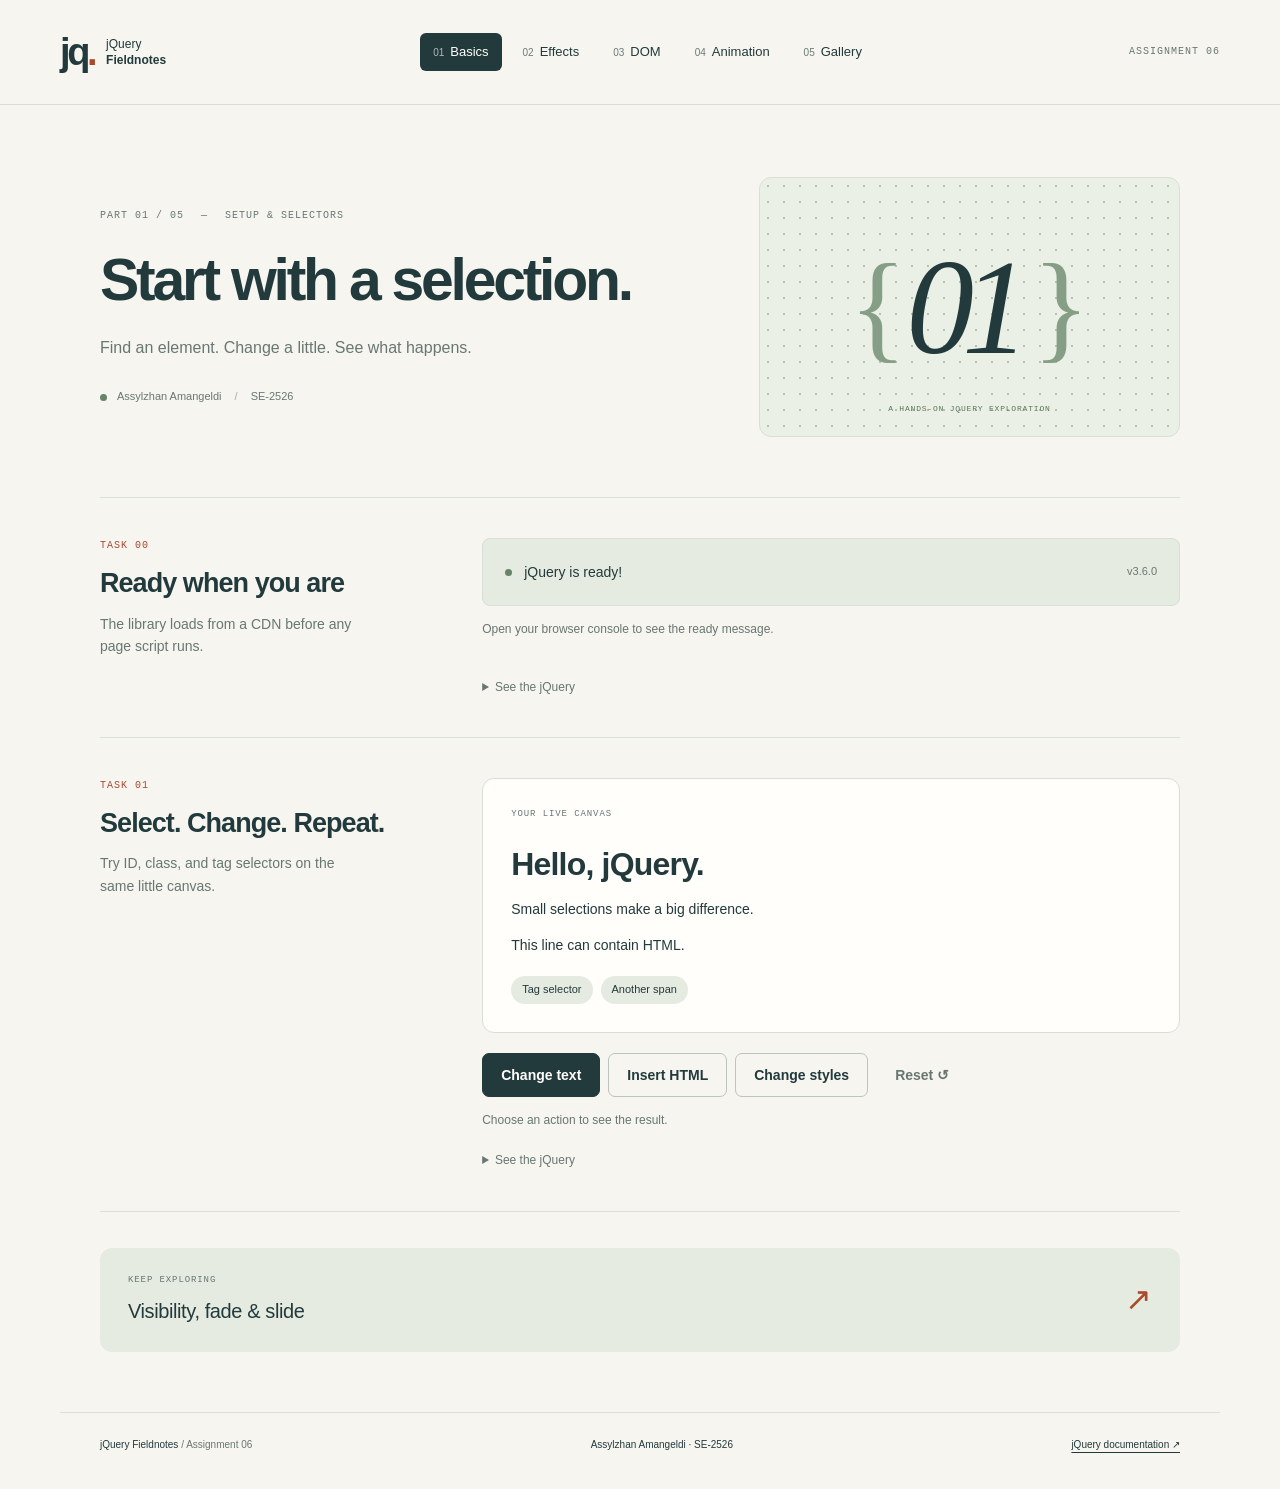
<file: index.html>
<!doctype html>
<html lang="en">
  <head>
    <meta charset="utf-8" />
    <meta name="viewport" content="width=device-width, initial-scale=1" />
    <meta
      name="description"
      content="Assignment 6 by Assylzhan Amangeldi, SE-2526. Interactive jQuery selectors, effects, DOM manipulation, animations and gallery."
    />
    <meta name="theme-color" content="#f6f5f0" />
    <title>Basics · jQuery Fieldnotes</title>
    <link rel="icon" href="assets/favicon.svg" type="image/svg+xml" />
    <link rel="stylesheet" href="assets/css/styles.css" />
    <script
      defer
      src="https://code.jquery.com/jquery-3.7.1.min.js"
      integrity="sha256-/JqT3SQfawRcv/BIHPThkBvs0OEvtFFmqPF/lYI/Cxo="
      crossorigin="anonymous"
    ></script>
    <script defer src="assets/js/common.js"></script>
    <script defer src="assets/js/basics.js"></script>
  </head>
  <body>
    <a class="skip-link" href="#main">Skip to content</a>
    <header class="site-header">
      <div class="header-inner">
        <a class="brand" href="index.html" aria-label="jQuery Fieldnotes home"
          ><span class="brand-mark">jq<span>.</span></span
          ><span>jQuery<br /><strong>Fieldnotes</strong></span></a
        >
        <nav aria-label="Assignment parts">
          <a href="index.html" aria-current="page"><span>01</span>Basics</a
          ><a href="effects.html"><span>02</span>Effects</a
          ><a href="dom.html"><span>03</span>DOM</a
          ><a href="animations.html"><span>04</span>Animation</a
          ><a href="gallery.html"><span>05</span>Gallery</a>
        </nav>
        <span class="assignment-label">ASSIGNMENT 06</span>
      </div>
    </header>
    <main id="main">
      <section class="hero">
        <div>
          <p class="eyebrow">
            PART 01 / 05 <span class="eyebrow-divider">—</span> Setup &
            selectors
          </p>
          <h1>Start with a selection.</h1>
          <p class="hero-copy">
            Find an element. Change a little. See what happens.
          </p>
          <div class="student-line">
            <span class="student-dot"></span>Assylzhan Amangeldi<span
              class="student-divider"
              >/</span
            >SE-2526
          </div>
        </div>
        <div class="hero-visual" aria-hidden="true">
          <span class="hero-bracket">{ </span><span class="hero-number">01</span
          ><span class="hero-bracket"> }</span
          ><span class="hero-visual-caption"
            >A HANDS-ON JQUERY EXPLORATION</span
          >
        </div>
      </section>
      <div id="library-error" class="library-error" role="alert" hidden>
        jQuery could not load. Check your internet connection and reload the
        page.
      </div>
      <noscript
        ><p class="library-error">
          Enable JavaScript to use these interactive examples.
        </p></noscript
      >
      <div class="experiments">
        <section class="experiment" aria-labelledby="task-0">
          <div class="experiment-heading">
            <span class="task-number">TASK 00</span>
            <h2 id="task-0">Ready when you are</h2>
            <p>The library loads from a CDN before any page script runs.</p>
          </div>
          <div class="demo">
            <div class="ready-line">
              <span class="status-dot"></span
              ><strong id="ready-status" role="status">Loading jQuery…</strong
              ><span class="version" id="jquery-version"></span>
            </div>
            <p class="muted">
              Open your browser console to see the ready message.
            </p>
          </div>
          <details class="code-note">
            <summary>See the jQuery</summary>
            <pre><code>$(document).ready(function () {
  console.log(&quot;jQuery is ready!&quot;);
});</code></pre>
          </details>
        </section>
        <section class="experiment" aria-labelledby="task-1">
          <div class="experiment-heading">
            <span class="task-number">TASK 01</span>
            <h2 id="task-1">Select. Change. Repeat.</h2>
            <p>Try ID, class, and tag selectors on the same little canvas.</p>
          </div>
          <div class="demo">
            <div class="selector-canvas">
              <p class="eyebrow">YOUR LIVE CANVAS</p>
              <h3 id="selector-title">Hello, jQuery.</h3>
              <p class="selector-copy">
                Small selections make a big difference.
              </p>
              <div id="selector-html">This line can contain HTML.</div>
              <div class="tag-demo">
                <span>Tag selector</span><span>Another span</span>
              </div>
            </div>
            <div class="controls">
              <button id="change-text">Change text</button
              ><button id="change-html" class="secondary">Insert HTML</button
              ><button id="change-style" class="secondary">Change styles</button
              ><button id="reset-selectors" class="text-button">Reset ↺</button>
            </div>
            <p id="selector-feedback" class="feedback" role="status">
              Choose an action to see the result.
            </p>
          </div>
          <details class="code-note">
            <summary>See the jQuery</summary>
            <pre><code>$(&quot;#selector-title&quot;).text(&quot;Selected by ID.&quot;);
$(&quot;.selector-copy&quot;).css(&quot;color&quot;, &quot;#aa492c&quot;);
$(&quot;.tag-demo&quot;).find(&quot;span&quot;).css(&quot;background-color&quot;, &quot;#f4ded4&quot;);
$(&quot;#selector-html&quot;).html(&quot;A little &lt;strong&gt;extra emphasis.&lt;/strong&gt;&quot;);</code></pre>
          </details>
        </section>
      </div>
      <a class="next-part" href="effects.html"
        ><span
          ><span class="eyebrow">KEEP EXPLORING</span
          ><strong>Visibility, fade & slide</strong></span
        ><span aria-hidden="true">↗</span></a
      >
    </main>
    <footer class="site-footer">
      <span>jQuery Fieldnotes <span class="muted">/ Assignment 06</span></span
      ><span>Assylzhan Amangeldi · SE-2526</span
      ><a
        href="https://api.jquery.com/"
        target="_blank"
        rel="noopener noreferrer"
        >jQuery documentation ↗</a
      >
    </footer>
  </body>
</html>
</file>
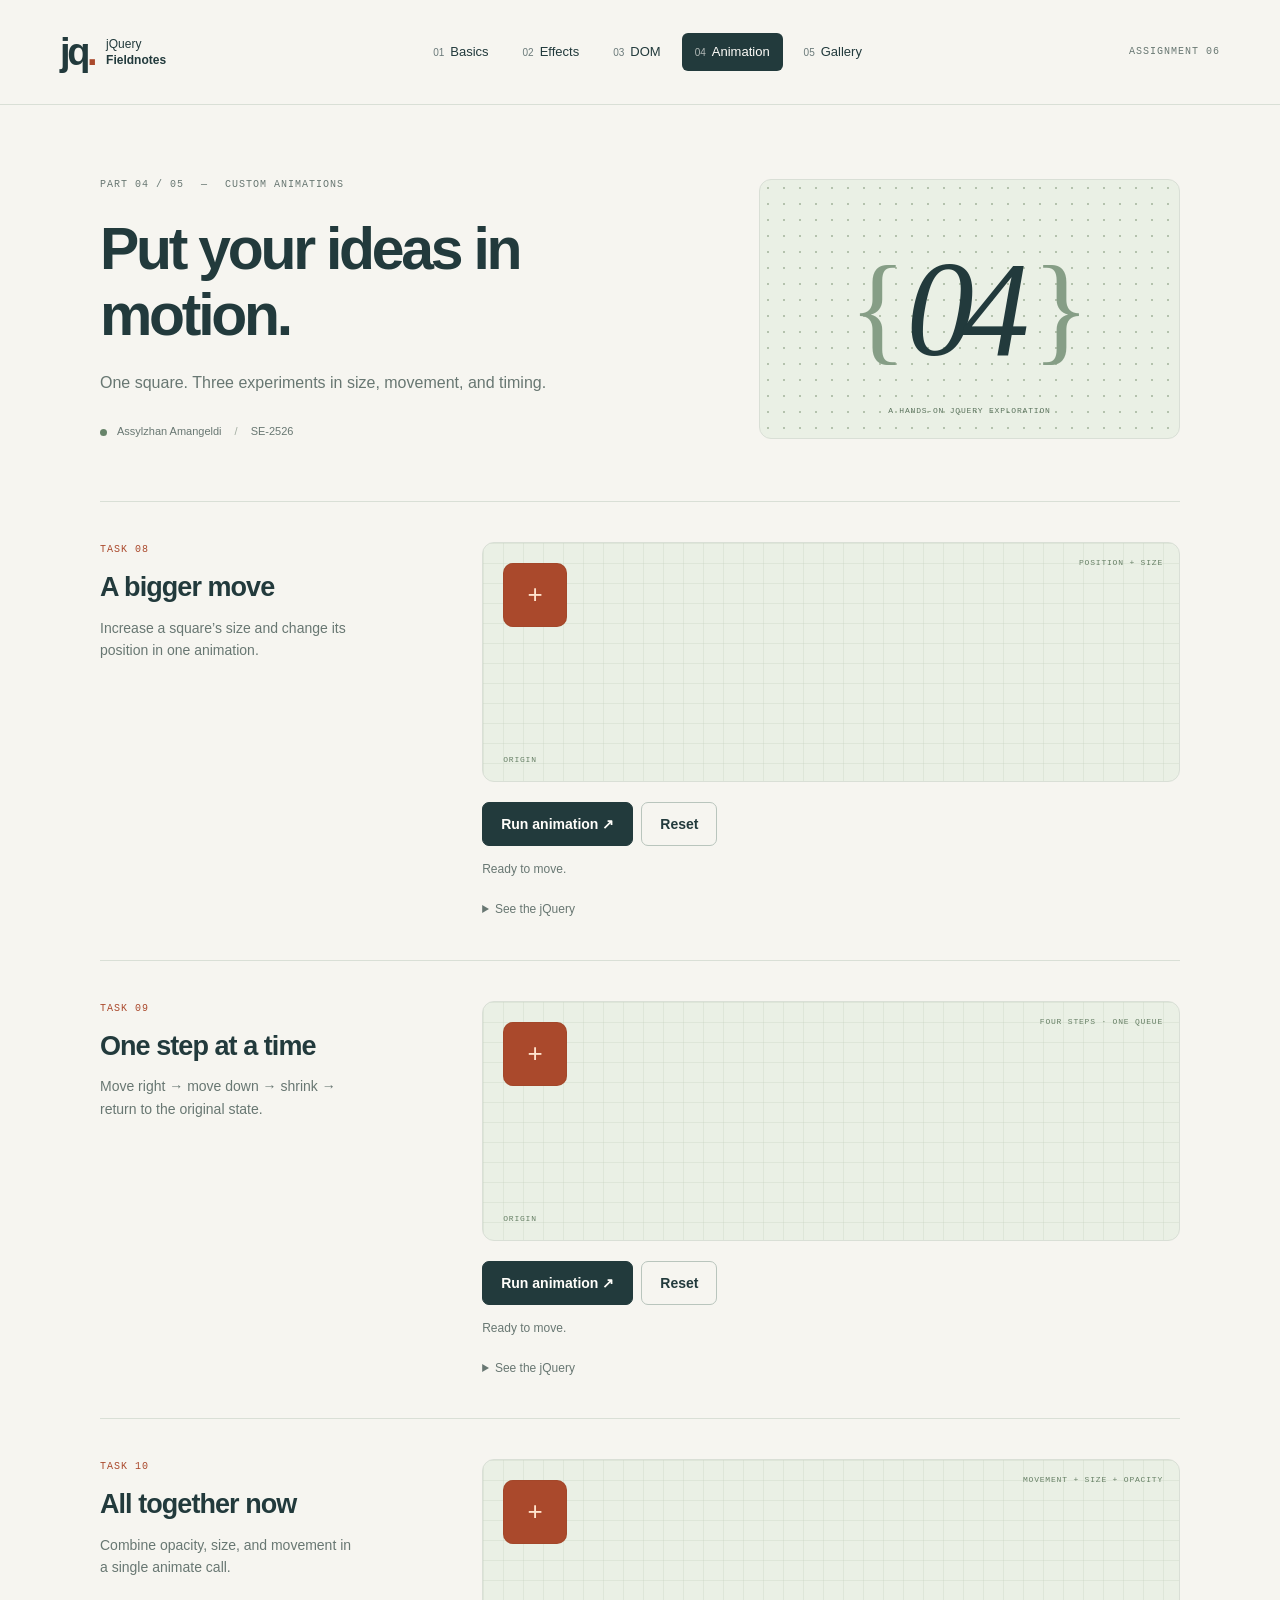
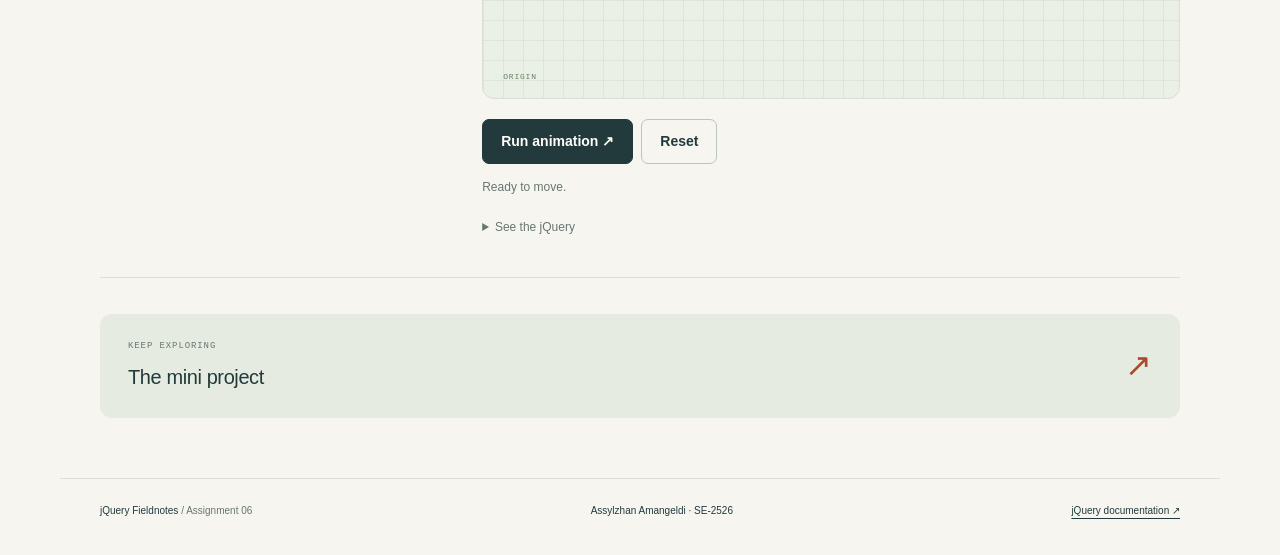
<file: animations.html>
<!doctype html>
<html lang="en">
  <head>
    <meta charset="utf-8" />
    <meta name="viewport" content="width=device-width, initial-scale=1" />
    <meta
      name="description"
      content="Assignment 6 by Assylzhan Amangeldi, SE-2526. Interactive jQuery selectors, effects, DOM manipulation, animations and gallery."
    />
    <meta name="theme-color" content="#f6f5f0" />
    <title>Animation · jQuery Fieldnotes</title>
    <link rel="icon" href="assets/favicon.svg" type="image/svg+xml" />
    <link rel="stylesheet" href="assets/css/styles.css" />
    <script
      defer
      src="https://code.jquery.com/jquery-3.7.1.min.js"
      integrity="sha256-/JqT3SQfawRcv/BIHPThkBvs0OEvtFFmqPF/lYI/Cxo="
      crossorigin="anonymous"
    ></script>
    <script defer src="assets/js/common.js"></script>
    <script defer src="assets/js/animations.js"></script>
  </head>
  <body>
    <a class="skip-link" href="#main">Skip to content</a>
    <header class="site-header">
      <div class="header-inner">
        <a class="brand" href="index.html" aria-label="jQuery Fieldnotes home"
          ><span class="brand-mark">jq<span>.</span></span
          ><span>jQuery<br /><strong>Fieldnotes</strong></span></a
        >
        <nav aria-label="Assignment parts">
          <a href="index.html"><span>01</span>Basics</a
          ><a href="effects.html"><span>02</span>Effects</a
          ><a href="dom.html"><span>03</span>DOM</a
          ><a href="animations.html" aria-current="page"
            ><span>04</span>Animation</a
          ><a href="gallery.html"><span>05</span>Gallery</a>
        </nav>
        <span class="assignment-label">ASSIGNMENT 06</span>
      </div>
    </header>
    <main id="main">
      <section class="hero">
        <div>
          <p class="eyebrow">
            PART 04 / 05 <span class="eyebrow-divider">—</span> Custom
            animations
          </p>
          <h1>Put your ideas in motion.</h1>
          <p class="hero-copy">
            One square. Three experiments in size, movement, and timing.
          </p>
          <div class="student-line">
            <span class="student-dot"></span>Assylzhan Amangeldi<span
              class="student-divider"
              >/</span
            >SE-2526
          </div>
        </div>
        <div class="hero-visual" aria-hidden="true">
          <span class="hero-bracket">{ </span><span class="hero-number">04</span
          ><span class="hero-bracket"> }</span
          ><span class="hero-visual-caption"
            >A HANDS-ON JQUERY EXPLORATION</span
          >
        </div>
      </section>
      <div id="library-error" class="library-error" role="alert" hidden>
        jQuery could not load. Check your internet connection and reload the
        page.
      </div>
      <noscript
        ><p class="library-error">
          Enable JavaScript to use these interactive examples.
        </p></noscript
      >
      <div class="experiments">
        <section class="experiment" aria-labelledby="task-8">
          <div class="experiment-heading">
            <span class="task-number">TASK 08</span>
            <h2 id="task-8">A bigger move</h2>
            <p>
              Increase a square’s size and change its position in one animation.
            </p>
          </div>
          <div class="demo">
            <div id="basic-stage" class="animation-stage">
              <span class="stage-label">POSITION + SIZE</span>
              <div
                id="basic-box"
                class="motion-box"
                aria-label="Animated square"
              ></div>
              <span class="stage-origin">ORIGIN</span>
            </div>
            <div class="controls">
              <button id="run-basic">
                Run animation <span aria-hidden="true">↗</span></button
              ><button id="reset-basic" class="secondary">Reset</button>
            </div>
            <p id="basic-status" class="feedback" role="status">
              Ready to move.
            </p>
          </div>
          <details class="code-note">
            <summary>See the jQuery</summary>
            <pre><code>$box.animate({ left: 160, top: 40, width: 112, height: 112 }, 650);</code></pre>
          </details>
        </section>
        <section class="experiment" aria-labelledby="task-9">
          <div class="experiment-heading">
            <span class="task-number">TASK 09</span>
            <h2 id="task-9">One step at a time</h2>
            <p>
              Move right → move down → shrink → return to the original state.
            </p>
          </div>
          <div class="demo">
            <div id="sequence-stage" class="animation-stage">
              <span class="stage-label">FOUR STEPS · ONE QUEUE</span>
              <div
                id="sequence-box"
                class="motion-box"
                aria-label="Animated square"
              ></div>
              <span class="stage-origin">ORIGIN</span>
            </div>
            <div class="controls">
              <button id="run-sequence">
                Run animation <span aria-hidden="true">↗</span></button
              ><button id="reset-sequence" class="secondary">Reset</button>
            </div>
            <p id="sequence-status" class="feedback" role="status">
              Ready to move.
            </p>
          </div>
          <details class="code-note">
            <summary>See the jQuery</summary>
            <pre><code>$box
  .animate({ left: 160 }, 450)
  .animate({ top: 120 }, 450)
  .animate({ width: 36, height: 36 }, 450)
  .animate({ left: 20, top: 20, width: 64, height: 64 }, 450);</code></pre>
          </details>
        </section>
        <section class="experiment" aria-labelledby="task-10">
          <div class="experiment-heading">
            <span class="task-number">TASK 10</span>
            <h2 id="task-10">All together now</h2>
            <p>Combine opacity, size, and movement in a single animate call.</p>
          </div>
          <div class="demo">
            <div id="combined-stage" class="animation-stage">
              <span class="stage-label">MOVEMENT + SIZE + OPACITY</span>
              <div
                id="combined-box"
                class="motion-box"
                aria-label="Animated square"
              ></div>
              <span class="stage-origin">ORIGIN</span>
            </div>
            <div class="controls">
              <button id="run-combined">
                Run animation <span aria-hidden="true">↗</span></button
              ><button id="reset-combined" class="secondary">Reset</button>
            </div>
            <p id="combined-status" class="feedback" role="status">
              Ready to move.
            </p>
          </div>
          <details class="code-note">
            <summary>See the jQuery</summary>
            <pre><code>$box.animate({
  left: 160, top: 80,
  width: 112, height: 112, opacity: 0.4
}, 800);</code></pre>
          </details>
        </section>
      </div>
      <a class="next-part" href="gallery.html"
        ><span
          ><span class="eyebrow">KEEP EXPLORING</span
          ><strong>The mini project</strong></span
        ><span aria-hidden="true">↗</span></a
      >
    </main>
    <footer class="site-footer">
      <span>jQuery Fieldnotes <span class="muted">/ Assignment 06</span></span
      ><span>Assylzhan Amangeldi · SE-2526</span
      ><a
        href="https://api.jquery.com/"
        target="_blank"
        rel="noopener noreferrer"
        >jQuery documentation ↗</a
      >
    </footer>
  </body>
</html>
</file>
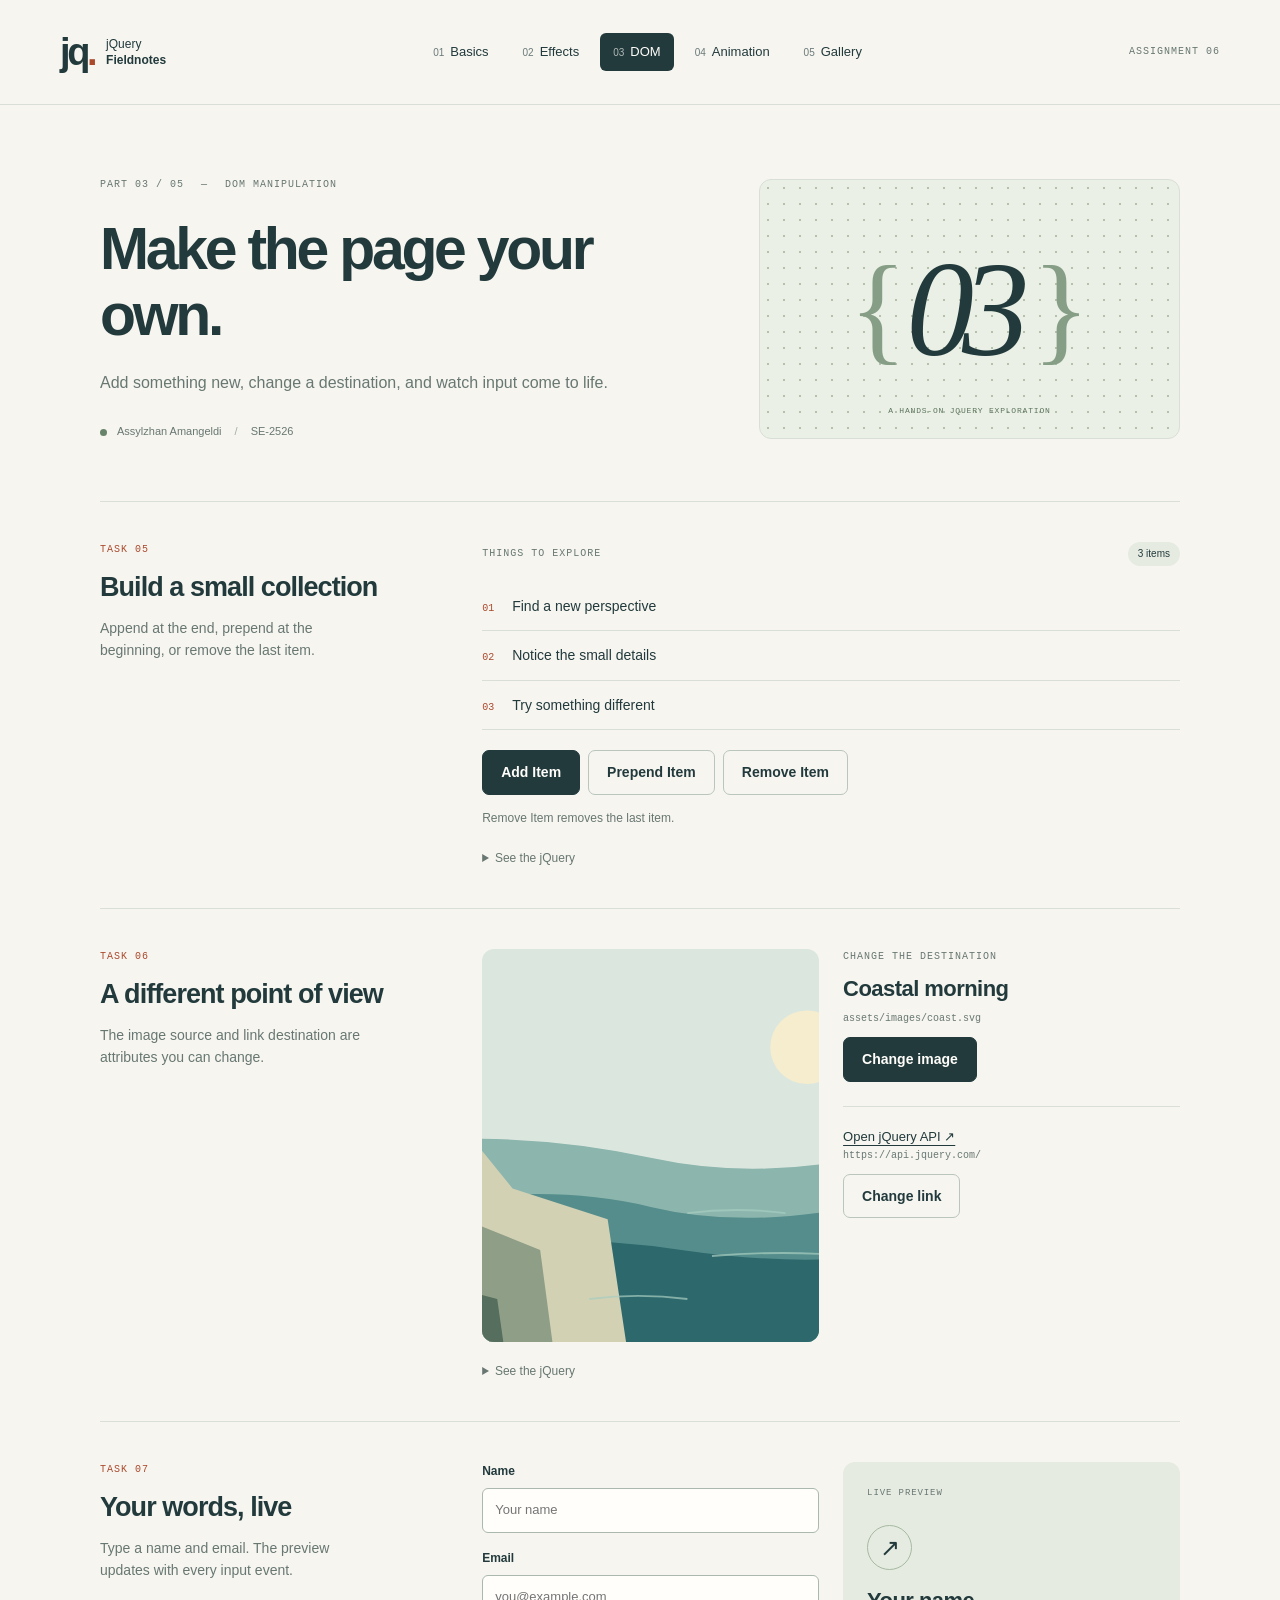
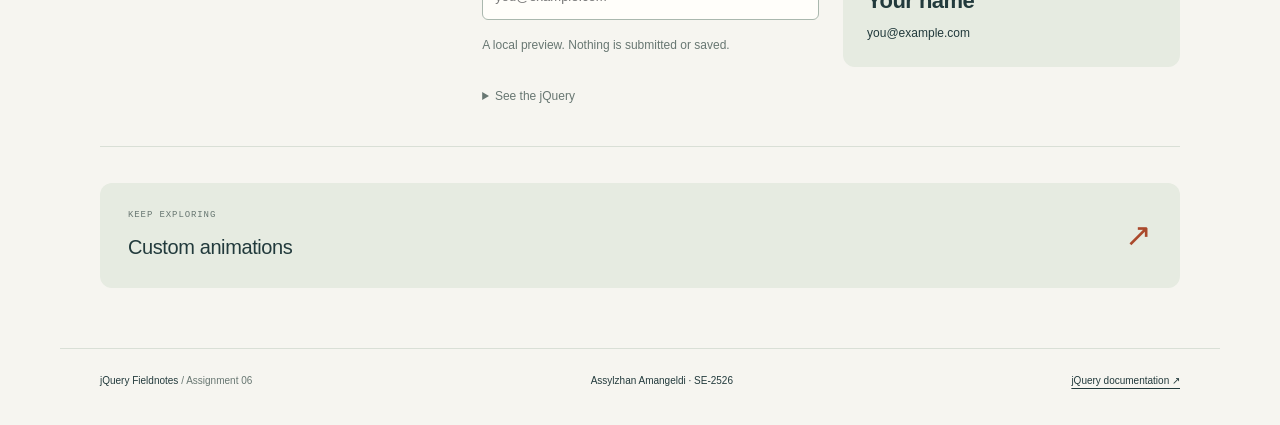
<file: dom.html>
<!doctype html>
<html lang="en">
  <head>
    <meta charset="utf-8" />
    <meta name="viewport" content="width=device-width, initial-scale=1" />
    <meta
      name="description"
      content="Assignment 6 by Assylzhan Amangeldi, SE-2526. Interactive jQuery selectors, effects, DOM manipulation, animations and gallery."
    />
    <meta name="theme-color" content="#f6f5f0" />
    <title>DOM · jQuery Fieldnotes</title>
    <link rel="icon" href="assets/favicon.svg" type="image/svg+xml" />
    <link rel="stylesheet" href="assets/css/styles.css" />
    <script
      defer
      src="https://code.jquery.com/jquery-3.7.1.min.js"
      integrity="sha256-/JqT3SQfawRcv/BIHPThkBvs0OEvtFFmqPF/lYI/Cxo="
      crossorigin="anonymous"
    ></script>
    <script defer src="assets/js/common.js"></script>
    <script defer src="assets/js/dom.js"></script>
  </head>
  <body>
    <a class="skip-link" href="#main">Skip to content</a>
    <header class="site-header">
      <div class="header-inner">
        <a class="brand" href="index.html" aria-label="jQuery Fieldnotes home"
          ><span class="brand-mark">jq<span>.</span></span
          ><span>jQuery<br /><strong>Fieldnotes</strong></span></a
        >
        <nav aria-label="Assignment parts">
          <a href="index.html"><span>01</span>Basics</a
          ><a href="effects.html"><span>02</span>Effects</a
          ><a href="dom.html" aria-current="page"><span>03</span>DOM</a
          ><a href="animations.html"><span>04</span>Animation</a
          ><a href="gallery.html"><span>05</span>Gallery</a>
        </nav>
        <span class="assignment-label">ASSIGNMENT 06</span>
      </div>
    </header>
    <main id="main">
      <section class="hero">
        <div>
          <p class="eyebrow">
            PART 03 / 05 <span class="eyebrow-divider">—</span> DOM manipulation
          </p>
          <h1>Make the page your own.</h1>
          <p class="hero-copy">
            Add something new, change a destination, and watch input come to
            life.
          </p>
          <div class="student-line">
            <span class="student-dot"></span>Assylzhan Amangeldi<span
              class="student-divider"
              >/</span
            >SE-2526
          </div>
        </div>
        <div class="hero-visual" aria-hidden="true">
          <span class="hero-bracket">{ </span><span class="hero-number">03</span
          ><span class="hero-bracket"> }</span
          ><span class="hero-visual-caption"
            >A HANDS-ON JQUERY EXPLORATION</span
          >
        </div>
      </section>
      <div id="library-error" class="library-error" role="alert" hidden>
        jQuery could not load. Check your internet connection and reload the
        page.
      </div>
      <noscript
        ><p class="library-error">
          Enable JavaScript to use these interactive examples.
        </p></noscript
      >
      <div class="experiments">
        <section class="experiment" aria-labelledby="task-5">
          <div class="experiment-heading">
            <span class="task-number">TASK 05</span>
            <h2 id="task-5">Build a small collection</h2>
            <p>
              Append at the end, prepend at the beginning, or remove the last
              item.
            </p>
          </div>
          <div class="demo">
            <div class="list-top">
              <span class="eyebrow">THINGS TO EXPLORE</span
              ><span id="item-count" class="small-badge" role="status"
                >3 items</span
              >
            </div>
            <ul id="item-list" class="item-list">
              <li>Find a new perspective</li>
              <li>Notice the small details</li>
              <li>Try something different</li>
            </ul>
            <div class="controls">
              <button id="append-item">Add Item</button
              ><button id="prepend-item" class="secondary">Prepend Item</button
              ><button id="remove-item" class="secondary">Remove Item</button>
            </div>
            <p id="list-status" class="feedback" role="status">
              Remove Item removes the last item.
            </p>
          </div>
          <details class="code-note">
            <summary>See the jQuery</summary>
            <pre><code>$list.append($(&quot;&lt;li&gt;&quot;).text(&quot;New item&quot;));
$list.prepend($(&quot;&lt;li&gt;&quot;).text(&quot;First item&quot;));
$list.children(&quot;li&quot;).last().remove();</code></pre>
          </details>
        </section>
        <section class="experiment" aria-labelledby="task-6">
          <div class="experiment-heading">
            <span class="task-number">TASK 06</span>
            <h2 id="task-6">A different point of view</h2>
            <p>
              The image source and link destination are attributes you can
              change.
            </p>
          </div>
          <div class="demo">
            <div class="attribute-layout">
              <img
                id="attribute-image"
                src="assets/images/coast.svg"
                alt="A quiet blue coast with layered sea cliffs"
                width="960"
                height="640"
              />
              <div>
                <span class="eyebrow">CHANGE THE DESTINATION</span>
                <h3 id="image-name">Coastal morning</h3>
                <p id="image-path" class="path-label">
                  assets/images/coast.svg
                </p>
                <button id="change-image">Change image</button>
                <div class="link-demo">
                  <a
                    id="resource-link"
                    href="https://api.jquery.com/"
                    target="_blank"
                    rel="noopener noreferrer"
                    >Open jQuery API ↗</a
                  >
                  <p id="link-destination" class="path-label">
                    https://api.jquery.com/
                  </p>
                  <button id="change-link" class="secondary">
                    Change link
                  </button>
                </div>
              </div>
            </div>
          </div>
          <details class="code-note">
            <summary>See the jQuery</summary>
            <pre><code>$image.attr(&quot;src&quot;, &quot;assets/images/dunes.svg&quot;);
$link.attr(&quot;href&quot;, &quot;https://learn.jquery.com/&quot;);</code></pre>
          </details>
        </section>
        <section class="experiment" aria-labelledby="task-7">
          <div class="experiment-heading">
            <span class="task-number">TASK 07</span>
            <h2 id="task-7">Your words, live</h2>
            <p>
              Type a name and email. The preview updates with every input event.
            </p>
          </div>
          <div class="demo">
            <div class="form-layout">
              <form id="profile-form">
                <label for="profile-name">Name</label
                ><input
                  id="profile-name"
                  name="name"
                  type="text"
                  placeholder="Your name"
                  autocomplete="name"
                  maxlength="100"
                /><label for="profile-email">Email</label
                ><input
                  id="profile-email"
                  name="email"
                  type="email"
                  placeholder="you@example.com"
                  autocomplete="email"
                  maxlength="254"
                />
                <p class="muted">
                  A local preview. Nothing is submitted or saved.
                </p>
              </form>
              <div class="profile-preview">
                <span class="eyebrow">LIVE PREVIEW</span
                ><span class="profile-avatar" aria-hidden="true">↗</span>
                <h3 id="preview-name">Your name</h3>
                <p id="preview-email">you@example.com</p>
              </div>
            </div>
          </div>
          <details class="code-note">
            <summary>See the jQuery</summary>
            <pre><code>$(&quot;#profile-name&quot;).on(&quot;input&quot;, function () {
  $(&quot;#preview-name&quot;).text($(this).val() || &quot;Your name&quot;);
});</code></pre>
          </details>
        </section>
      </div>
      <a class="next-part" href="animations.html"
        ><span
          ><span class="eyebrow">KEEP EXPLORING</span
          ><strong>Custom animations</strong></span
        ><span aria-hidden="true">↗</span></a
      >
    </main>
    <footer class="site-footer">
      <span>jQuery Fieldnotes <span class="muted">/ Assignment 06</span></span
      ><span>Assylzhan Amangeldi · SE-2526</span
      ><a
        href="https://api.jquery.com/"
        target="_blank"
        rel="noopener noreferrer"
        >jQuery documentation ↗</a
      >
    </footer>
  </body>
</html>
</file>
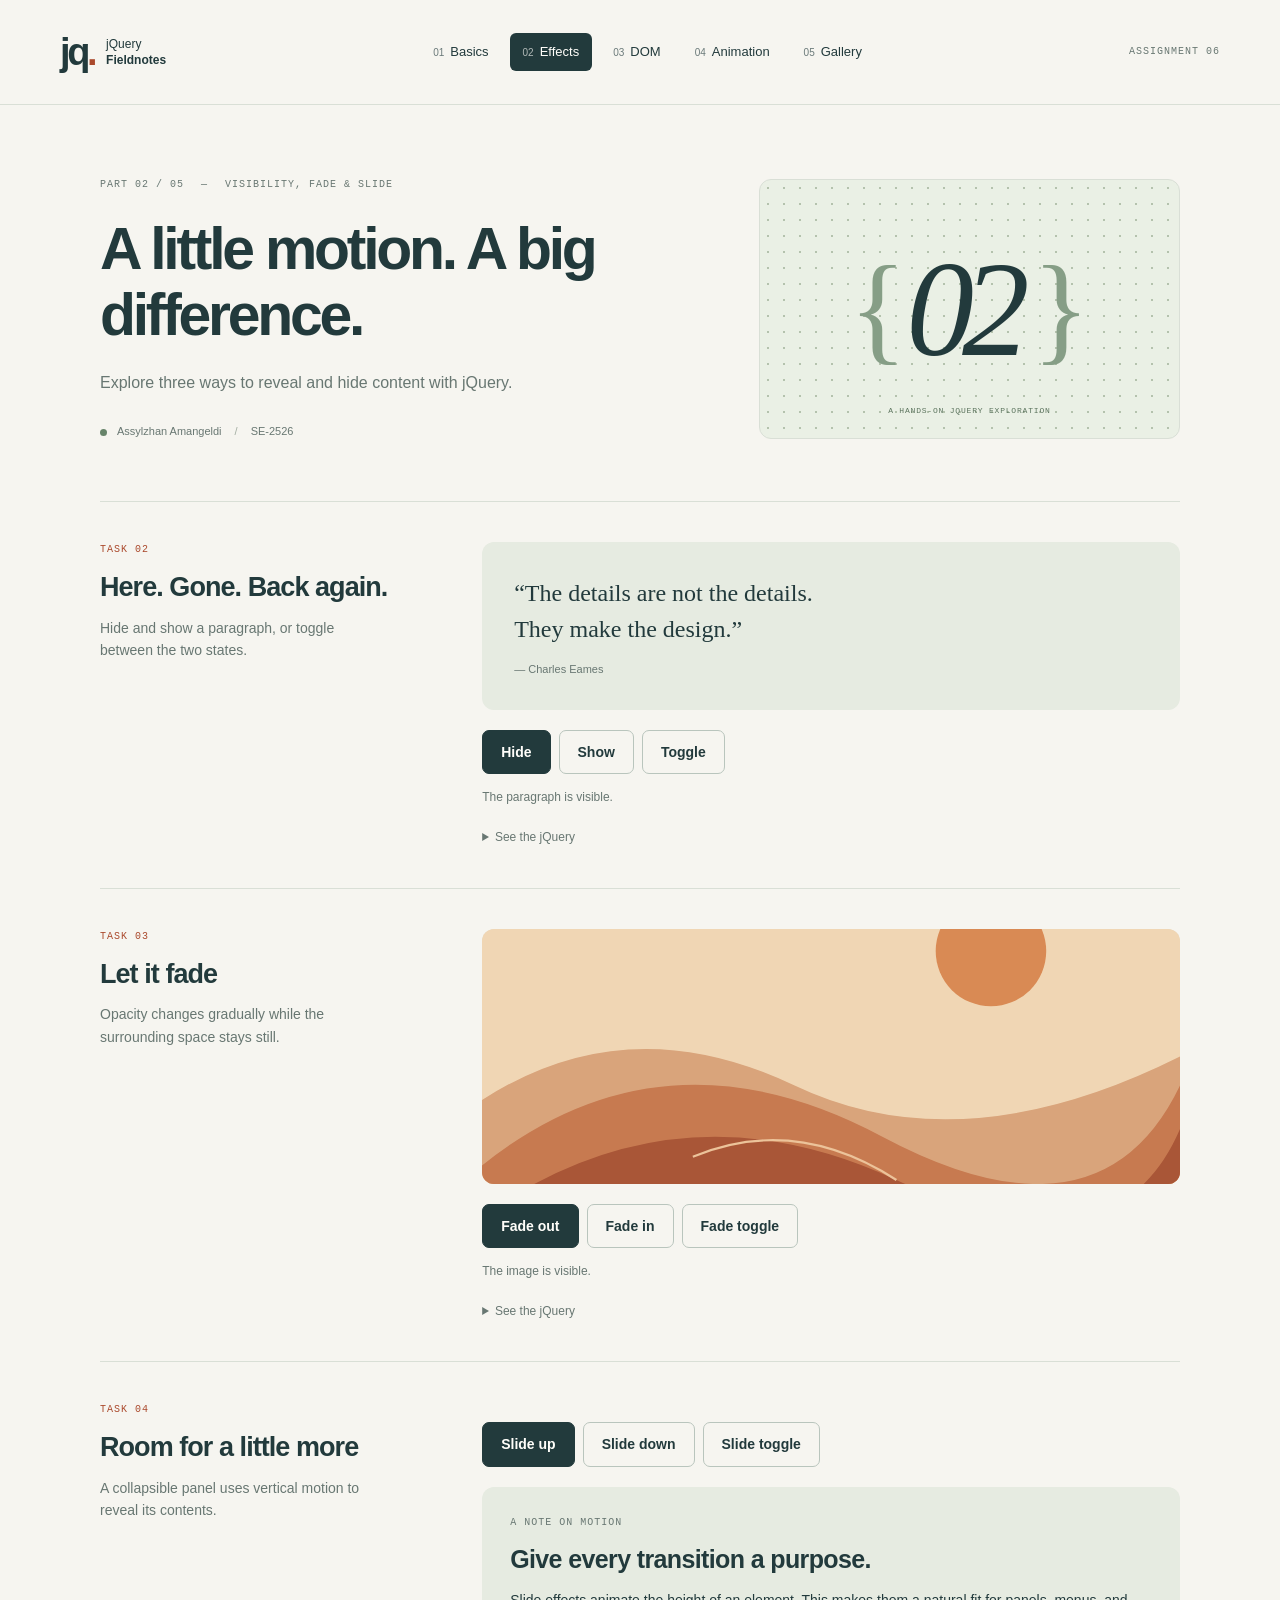
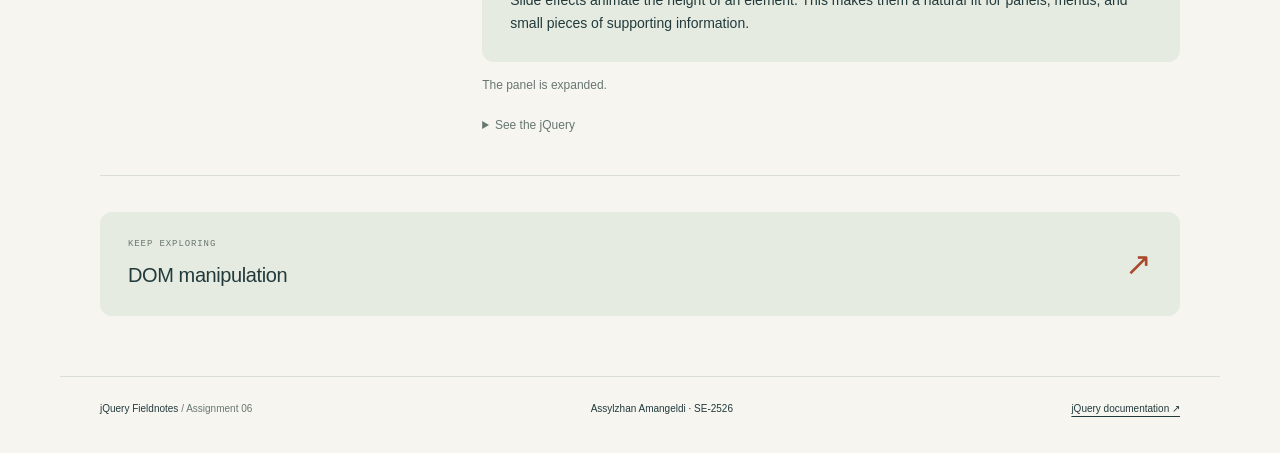
<file: effects.html>
<!doctype html>
<html lang="en">
  <head>
    <meta charset="utf-8" />
    <meta name="viewport" content="width=device-width, initial-scale=1" />
    <meta
      name="description"
      content="Assignment 6 by Assylzhan Amangeldi, SE-2526. Interactive jQuery selectors, effects, DOM manipulation, animations and gallery."
    />
    <meta name="theme-color" content="#f6f5f0" />
    <title>Effects · jQuery Fieldnotes</title>
    <link rel="icon" href="assets/favicon.svg" type="image/svg+xml" />
    <link rel="stylesheet" href="assets/css/styles.css" />
    <script
      defer
      src="https://code.jquery.com/jquery-3.7.1.min.js"
      integrity="sha256-/JqT3SQfawRcv/BIHPThkBvs0OEvtFFmqPF/lYI/Cxo="
      crossorigin="anonymous"
    ></script>
    <script defer src="assets/js/common.js"></script>
    <script defer src="assets/js/effects.js"></script>
  </head>
  <body>
    <a class="skip-link" href="#main">Skip to content</a>
    <header class="site-header">
      <div class="header-inner">
        <a class="brand" href="index.html" aria-label="jQuery Fieldnotes home"
          ><span class="brand-mark">jq<span>.</span></span
          ><span>jQuery<br /><strong>Fieldnotes</strong></span></a
        >
        <nav aria-label="Assignment parts">
          <a href="index.html"><span>01</span>Basics</a
          ><a href="effects.html" aria-current="page"><span>02</span>Effects</a
          ><a href="dom.html"><span>03</span>DOM</a
          ><a href="animations.html"><span>04</span>Animation</a
          ><a href="gallery.html"><span>05</span>Gallery</a>
        </nav>
        <span class="assignment-label">ASSIGNMENT 06</span>
      </div>
    </header>
    <main id="main">
      <section class="hero">
        <div>
          <p class="eyebrow">
            PART 02 / 05 <span class="eyebrow-divider">—</span> Visibility, fade
            & slide
          </p>
          <h1>A little motion. A big difference.</h1>
          <p class="hero-copy">
            Explore three ways to reveal and hide content with jQuery.
          </p>
          <div class="student-line">
            <span class="student-dot"></span>Assylzhan Amangeldi<span
              class="student-divider"
              >/</span
            >SE-2526
          </div>
        </div>
        <div class="hero-visual" aria-hidden="true">
          <span class="hero-bracket">{ </span><span class="hero-number">02</span
          ><span class="hero-bracket"> }</span
          ><span class="hero-visual-caption"
            >A HANDS-ON JQUERY EXPLORATION</span
          >
        </div>
      </section>
      <div id="library-error" class="library-error" role="alert" hidden>
        jQuery could not load. Check your internet connection and reload the
        page.
      </div>
      <noscript
        ><p class="library-error">
          Enable JavaScript to use these interactive examples.
        </p></noscript
      >
      <div class="experiments">
        <section class="experiment" aria-labelledby="task-2">
          <div class="experiment-heading">
            <span class="task-number">TASK 02</span>
            <h2 id="task-2">Here. Gone. Back again.</h2>
            <p>Hide and show a paragraph, or toggle between the two states.</p>
          </div>
          <div class="demo">
            <div class="visibility-space">
              <p id="visibility-paragraph" class="quote">
                “The details are not the details.<br />They make the
                design.”<span>— Charles Eames</span>
              </p>
            </div>
            <div class="controls">
              <button id="hide-paragraph">Hide</button
              ><button id="show-paragraph" class="secondary">Show</button
              ><button id="toggle-paragraph" class="secondary">Toggle</button>
            </div>
            <p id="visibility-status" class="feedback" role="status">
              The paragraph is visible.
            </p>
          </div>
          <details class="code-note">
            <summary>See the jQuery</summary>
            <pre><code>$paragraph.hide();
$paragraph.show();
$paragraph.toggle();</code></pre>
          </details>
        </section>
        <section class="experiment" aria-labelledby="task-3">
          <div class="experiment-heading">
            <span class="task-number">TASK 03</span>
            <h2 id="task-3">Let it fade</h2>
            <p>
              Opacity changes gradually while the surrounding space stays still.
            </p>
          </div>
          <div class="demo">
            <div class="image-stage">
              <img
                id="fade-image"
                src="assets/images/dunes.svg"
                alt="Terracotta dunes beneath a warm evening sky"
                width="960"
                height="640"
              />
            </div>
            <div class="controls">
              <button id="fade-out">Fade out</button
              ><button id="fade-in" class="secondary">Fade in</button
              ><button id="fade-toggle" class="secondary">Fade toggle</button>
            </div>
            <p id="fade-status" class="feedback" role="status">
              The image is visible.
            </p>
          </div>
          <details class="code-note">
            <summary>See the jQuery</summary>
            <pre><code>$image.fadeOut(400);
$image.fadeIn(400);
$image.fadeToggle(400);</code></pre>
          </details>
        </section>
        <section class="experiment" aria-labelledby="task-4">
          <div class="experiment-heading">
            <span class="task-number">TASK 04</span>
            <h2 id="task-4">Room for a little more</h2>
            <p>
              A collapsible panel uses vertical motion to reveal its contents.
            </p>
          </div>
          <div class="demo">
            <div class="controls">
              <button id="slide-up" aria-controls="slide-panel">Slide up</button
              ><button
                id="slide-down"
                class="secondary"
                aria-controls="slide-panel"
              >
                Slide down</button
              ><button
                id="slide-toggle"
                class="secondary"
                aria-controls="slide-panel"
                aria-expanded="true"
              >
                Slide toggle
              </button>
            </div>
            <div id="slide-panel" class="slide-panel">
              <span class="eyebrow">A NOTE ON MOTION</span>
              <h3>Give every transition a purpose.</h3>
              <p>
                Slide effects animate the height of an element. This makes them
                a natural fit for panels, menus, and small pieces of supporting
                information.
              </p>
            </div>
            <p id="slide-status" class="feedback" role="status">
              The panel is expanded.
            </p>
          </div>
          <details class="code-note">
            <summary>See the jQuery</summary>
            <pre><code>$panel.slideUp(400);
$panel.slideDown(400);
$panel.slideToggle(400);</code></pre>
          </details>
        </section>
      </div>
      <a class="next-part" href="dom.html"
        ><span
          ><span class="eyebrow">KEEP EXPLORING</span
          ><strong>DOM manipulation</strong></span
        ><span aria-hidden="true">↗</span></a
      >
    </main>
    <footer class="site-footer">
      <span>jQuery Fieldnotes <span class="muted">/ Assignment 06</span></span
      ><span>Assylzhan Amangeldi · SE-2526</span
      ><a
        href="https://api.jquery.com/"
        target="_blank"
        rel="noopener noreferrer"
        >jQuery documentation ↗</a
      >
    </footer>
  </body>
</html>
</file>
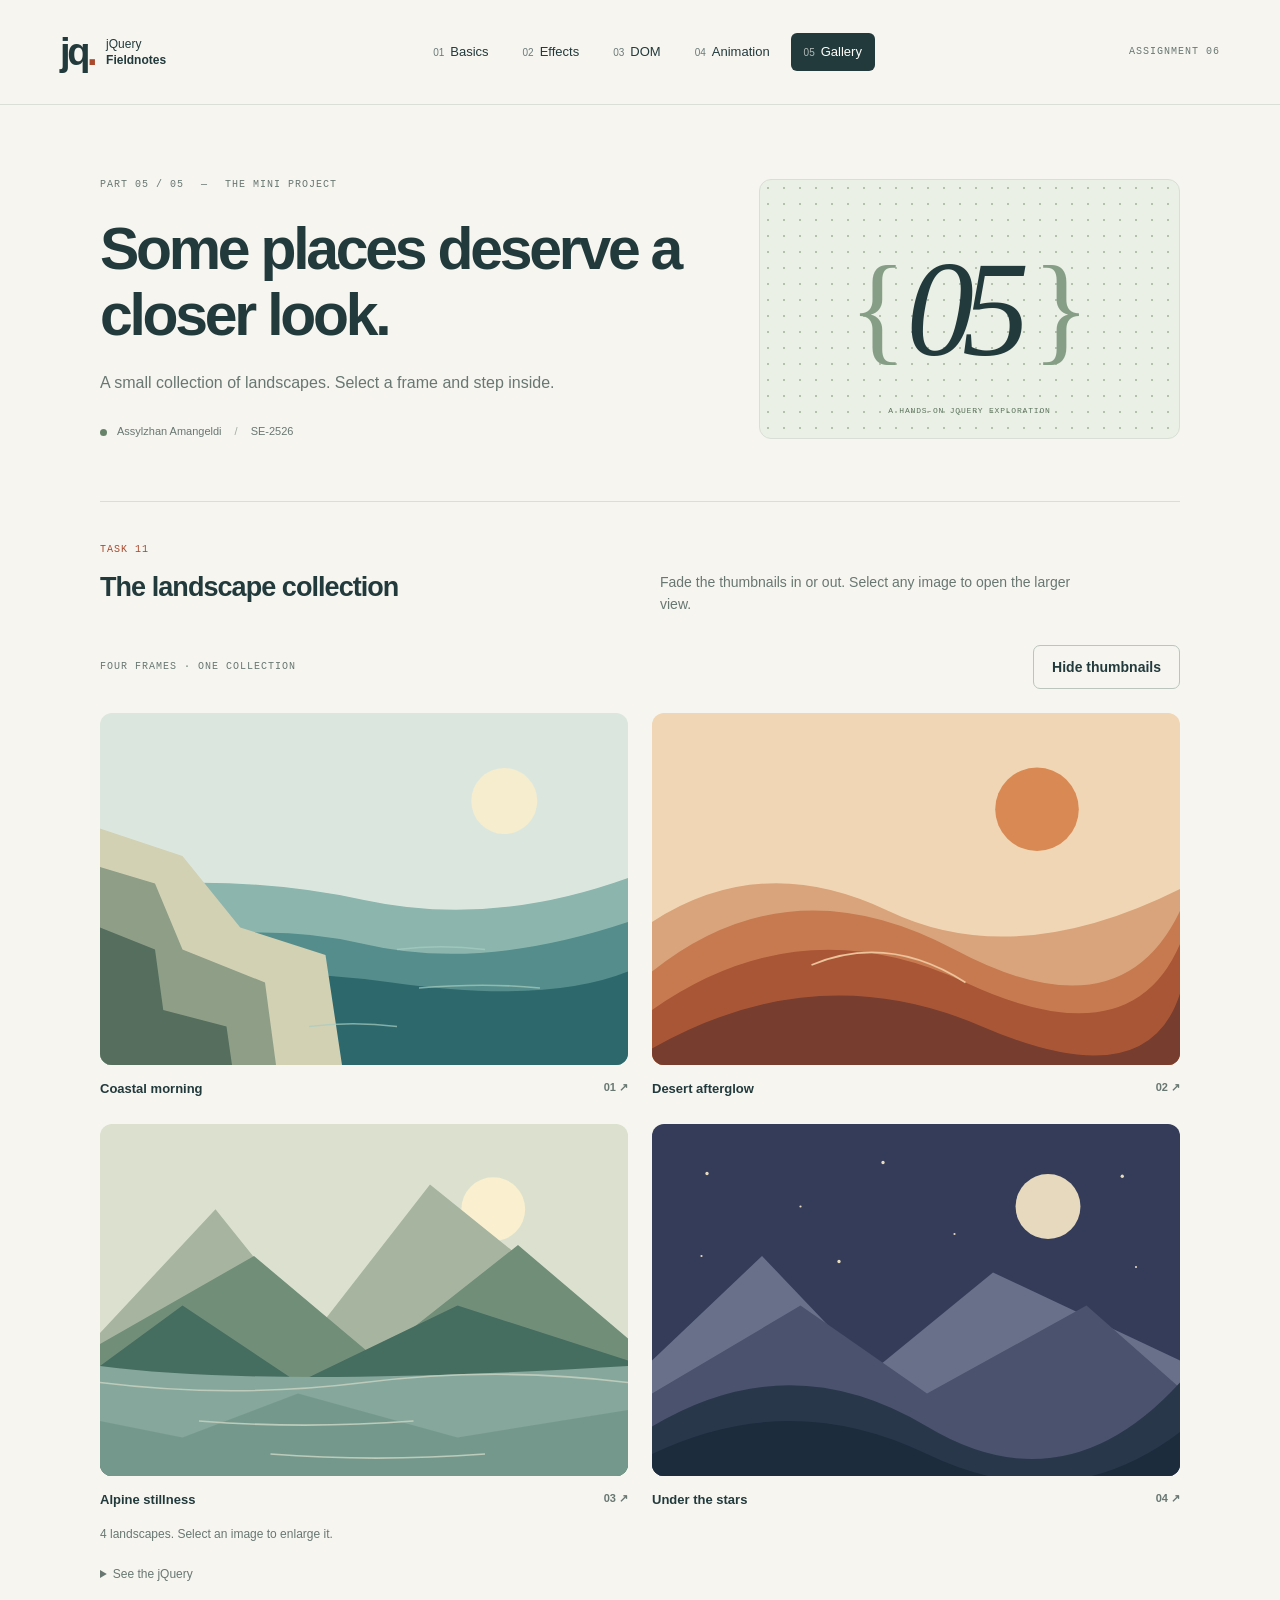
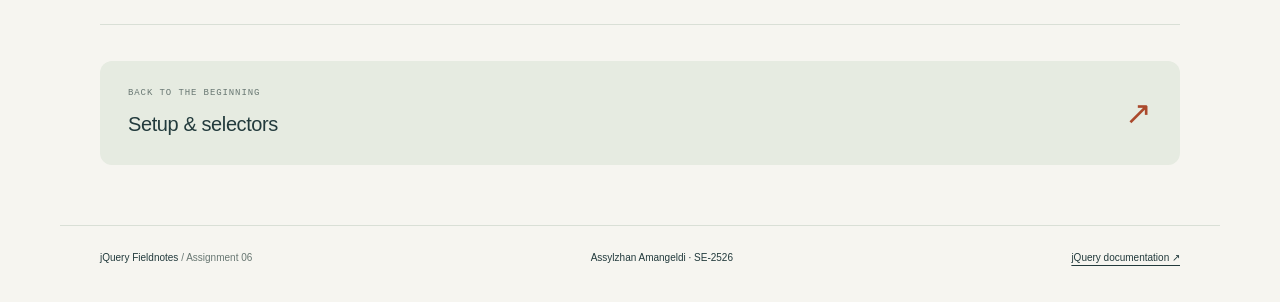
<file: gallery.html>
<!doctype html>
<html lang="en">
  <head>
    <meta charset="utf-8" />
    <meta name="viewport" content="width=device-width, initial-scale=1" />
    <meta
      name="description"
      content="Assignment 6 by Assylzhan Amangeldi, SE-2526. Interactive jQuery selectors, effects, DOM manipulation, animations and gallery."
    />
    <meta name="theme-color" content="#f6f5f0" />
    <title>Gallery · jQuery Fieldnotes</title>
    <link rel="icon" href="assets/favicon.svg" type="image/svg+xml" />
    <link rel="stylesheet" href="assets/css/styles.css" />
    <script
      defer
      src="https://code.jquery.com/jquery-3.7.1.min.js"
      integrity="sha256-/JqT3SQfawRcv/BIHPThkBvs0OEvtFFmqPF/lYI/Cxo="
      crossorigin="anonymous"
    ></script>
    <script defer src="assets/js/common.js"></script>
    <script defer src="assets/js/gallery.js"></script>
  </head>
  <body>
    <a class="skip-link" href="#main">Skip to content</a>
    <header class="site-header">
      <div class="header-inner">
        <a class="brand" href="index.html" aria-label="jQuery Fieldnotes home"
          ><span class="brand-mark">jq<span>.</span></span
          ><span>jQuery<br /><strong>Fieldnotes</strong></span></a
        >
        <nav aria-label="Assignment parts">
          <a href="index.html"><span>01</span>Basics</a
          ><a href="effects.html"><span>02</span>Effects</a
          ><a href="dom.html"><span>03</span>DOM</a
          ><a href="animations.html"><span>04</span>Animation</a
          ><a href="gallery.html" aria-current="page"><span>05</span>Gallery</a>
        </nav>
        <span class="assignment-label">ASSIGNMENT 06</span>
      </div>
    </header>
    <main id="main">
      <section class="hero">
        <div>
          <p class="eyebrow">
            PART 05 / 05 <span class="eyebrow-divider">—</span> The mini project
          </p>
          <h1>Some places deserve a closer look.</h1>
          <p class="hero-copy">
            A small collection of landscapes. Select a frame and step inside.
          </p>
          <div class="student-line">
            <span class="student-dot"></span>Assylzhan Amangeldi<span
              class="student-divider"
              >/</span
            >SE-2526
          </div>
        </div>
        <div class="hero-visual" aria-hidden="true">
          <span class="hero-bracket">{ </span><span class="hero-number">05</span
          ><span class="hero-bracket"> }</span
          ><span class="hero-visual-caption"
            >A HANDS-ON JQUERY EXPLORATION</span
          >
        </div>
      </section>
      <div id="library-error" class="library-error" role="alert" hidden>
        jQuery could not load. Check your internet connection and reload the
        page.
      </div>
      <noscript
        ><p class="library-error">
          Enable JavaScript to use these interactive examples.
        </p></noscript
      >
      <div class="experiments">
        <section
          class="experiment gallery-experiment"
          aria-labelledby="task-11"
        >
          <div class="experiment-heading">
            <span class="task-number">TASK 11</span>
            <h2 id="task-11">The landscape collection</h2>
            <p>
              Fade the thumbnails in or out. Select any image to open the larger
              view.
            </p>
          </div>
          <div class="demo">
            <div class="gallery-toolbar">
              <span class="eyebrow">FOUR FRAMES · ONE COLLECTION</span
              ><button
                id="toggle-thumbnails"
                class="secondary"
                aria-controls="gallery-grid"
                aria-expanded="true"
              >
                Hide thumbnails
              </button>
            </div>
            <div class="gallery-grid" id="gallery-grid">
              <button
                class="gallery-thumbnail"
                data-image="assets/images/coast.svg"
                data-title="Coastal morning"
                data-description="A slow morning at the edge of the sea."
                data-alt="A quiet blue coast with layered sea cliffs"
                data-number="01"
                aria-label="Enlarge Coastal morning"
              >
                <img
                  src="assets/images/coast.svg"
                  alt="A quiet blue coast with layered sea cliffs"
                  width="960"
                  height="640"
                /><span
                  ><strong>Coastal morning</strong><span>01 ↗</span></span
                ></button
              ><button
                class="gallery-thumbnail"
                data-image="assets/images/dunes.svg"
                data-title="Desert afterglow"
                data-description="The last light settles on warm, rolling dunes."
                data-alt="Terracotta dunes beneath a warm evening sky"
                data-number="02"
                aria-label="Enlarge Desert afterglow"
              >
                <img
                  src="assets/images/dunes.svg"
                  alt="Terracotta dunes beneath a warm evening sky"
                  width="960"
                  height="640"
                /><span
                  ><strong>Desert afterglow</strong><span>02 ↗</span></span
                ></button
              ><button
                class="gallery-thumbnail"
                data-image="assets/images/mountains.svg"
                data-title="Alpine stillness"
                data-description="A lake holds the mountains perfectly still."
                data-alt="Layered green mountains reflected in an alpine lake"
                data-number="03"
                aria-label="Enlarge Alpine stillness"
              >
                <img
                  src="assets/images/mountains.svg"
                  alt="Layered green mountains reflected in an alpine lake"
                  width="960"
                  height="640"
                /><span
                  ><strong>Alpine stillness</strong><span>03 ↗</span></span
                ></button
              ><button
                class="gallery-thumbnail"
                data-image="assets/images/night.svg"
                data-title="Under the stars"
                data-description="A little distance from the noise of the day."
                data-alt="A moonlit violet mountain landscape under stars"
                data-number="04"
                aria-label="Enlarge Under the stars"
              >
                <img
                  src="assets/images/night.svg"
                  alt="A moonlit violet mountain landscape under stars"
                  width="960"
                  height="640"
                /><span
                  ><strong>Under the stars</strong><span>04 ↗</span></span
                >
              </button>
            </div>
            <p id="gallery-status" class="feedback" role="status">
              4 landscapes. Select an image to enlarge it.
            </p>
          </div>
          <details class="code-note">
            <summary>See the jQuery</summary>
            <pre><code>$thumbnails.fadeToggle(300);
$viewerImage.attr(&quot;src&quot;, $thumbnail.data(&quot;image&quot;));
$viewer.fadeIn(250);</code></pre>
          </details>
        </section>
      </div>
      <div
        id="gallery-viewer"
        class="gallery-viewer"
        role="dialog"
        aria-modal="true"
        aria-labelledby="viewer-title"
        tabindex="-1"
      >
        <div class="viewer-content">
          <div class="viewer-top">
            <span id="viewer-number">01 / 04</span
            ><button
              id="close-viewer"
              class="viewer-close"
              aria-label="Close enlarged image"
            >
              Close ×
            </button>
          </div>
          <img
            id="viewer-image"
            src="assets/images/coast.svg"
            alt="A quiet blue coast with layered sea cliffs"
            width="960"
            height="640"
          />
          <div class="viewer-caption">
            <div>
              <h2 id="viewer-title">Coastal morning</h2>
              <p id="viewer-description">
                A slow morning at the edge of the sea.
              </p>
            </div>
            <div class="viewer-navigation">
              <button id="previous-image" aria-label="Previous image">←</button
              ><button id="next-image" aria-label="Next image">→</button>
            </div>
          </div>
          <p class="viewer-hint">← → to browse · Esc to close</p>
        </div>
      </div>
      <a class="next-part" href="index.html"
        ><span
          ><span class="eyebrow">BACK TO THE BEGINNING</span
          ><strong>Setup & selectors</strong></span
        ><span aria-hidden="true">↗</span></a
      >
    </main>
    <footer class="site-footer">
      <span>jQuery Fieldnotes <span class="muted">/ Assignment 06</span></span
      ><span>Assylzhan Amangeldi · SE-2526</span
      ><a
        href="https://api.jquery.com/"
        target="_blank"
        rel="noopener noreferrer"
        >jQuery documentation ↗</a
      >
    </footer>
  </body>
</html>
</file>
<file: assets/css/styles.css>
:root {
  --paper: #f6f5f0;
  --ink: #223a3c;
  --muted: #687772;
  --line: #d9dfd6;
  --accent: #aa492c;
  --accent-light: #f4ded4;
  --white: #fffefa;
  --sage: #e6ebe1;
  --radius: 12px;
}
* {
  box-sizing: border-box;
}
html {
  scroll-behavior: smooth;
}
body {
  margin: 0;
  background: var(--paper);
  color: var(--ink);
  font-family: -apple-system, BlinkMacSystemFont, "Segoe UI", sans-serif;
  line-height: 1.6;
}
a {
  color: inherit;
  text-underline-offset: 4px;
}
button,
input {
  font: inherit;
}
button,
a,
input,
summary {
  -webkit-tap-highlight-color: transparent;
}
button {
  cursor: pointer;
  border: 1px solid var(--ink);
  border-radius: 7px;
  padding: 10px 18px;
  background: var(--ink);
  color: var(--white);
  font-size: 14px;
  font-weight: 600;
  transition:
    background 0.18s,
    box-shadow 0.18s;
}
button:hover {
  background: #355153;
  box-shadow: 0 3px 0 #223a3c18;
}
button:disabled {
  opacity: 0.5;
  cursor: default;
  box-shadow: none;
}
button.secondary {
  background: transparent;
  color: var(--ink);
  border-color: #b9c5bd;
}
button.secondary:hover {
  background: var(--sage);
}
button.text-button {
  color: var(--muted);
  background: transparent;
  border-color: transparent;
}
:focus-visible {
  outline: 3px solid var(--accent);
  outline-offset: 4px;
}
img {
  display: block;
  max-width: 100%;
  height: auto;
}
h1,
h2,
h3,
p {
  margin-top: 0;
}
h1 {
  max-width: 670px;
  font-size: clamp(36px, 4.6vw, 64px);
  line-height: 1.12;
  letter-spacing: -0.055em;
  font-weight: 600;
  margin-bottom: 22px;
}
h2 {
  font-size: 27px;
  letter-spacing: -0.035em;
  line-height: 1.25;
  font-weight: 600;
  margin-bottom: 12px;
}
h3 {
  font-size: 25px;
  line-height: 1.3;
  letter-spacing: -0.025em;
  font-weight: 600;
}
.site-header {
  border-bottom: 1px solid var(--line);
}
.header-inner {
  max-width: 1240px;
  min-height: 104px;
  padding: 20px 40px;
  margin: auto;
  display: flex;
  align-items: center;
  justify-content: space-between;
  gap: 30px;
}
.brand {
  text-decoration: none;
  display: flex;
  gap: 12px;
  align-items: center;
  font-size: 12px;
  line-height: 1.35;
}
.brand strong {
  font-weight: 600;
}
.brand-mark {
  font-size: 38px;
  line-height: 1;
  font-weight: 700;
  letter-spacing: -0.09em;
}
.brand-mark span {
  color: var(--accent);
}
nav {
  display: flex;
  gap: 8px;
}
nav a {
  text-decoration: none;
  font-size: 13px;
  padding: 9px 13px;
  border-radius: 6px;
  white-space: nowrap;
}
nav a span {
  font-size: 10px;
  margin-right: 6px;
  opacity: 0.65;
}
nav a:hover {
  background: var(--sage);
}
nav a[aria-current="page"] {
  background: var(--ink);
  color: var(--white);
}
.assignment-label,
.eyebrow,
.task-number,
.hero-visual-caption,
.stage-label,
.stage-origin {
  font-family: "Consolas", "Courier New", monospace;
  font-size: 10px;
  font-weight: 500;
  letter-spacing: 0.1em;
}
.assignment-label {
  color: var(--muted);
  white-space: nowrap;
}
main {
  max-width: 1160px;
  margin: auto;
  padding: 0 40px;
}
.hero {
  display: grid;
  grid-template-columns: 1.45fr 1fr;
  gap: 48px;
  align-items: center;
  padding: 72px 0 60px;
}
.eyebrow {
  color: var(--muted);
  display: block;
  margin-bottom: 23px;
  text-transform: uppercase;
}
.eyebrow-divider {
  margin: 0 10px;
}
.hero-copy {
  max-width: 510px;
  font-size: 16px;
  color: var(--muted);
  margin-bottom: 28px;
}
.student-line {
  display: flex;
  align-items: center;
  gap: 10px;
  font-size: 11px;
  color: var(--muted);
}
.student-dot,
.status-dot {
  width: 7px;
  height: 7px;
  border-radius: 50%;
  background: #67846a;
  display: inline-block;
}
.student-divider {
  margin: 0 3px;
  color: #a4afa3;
}
.hero-visual {
  height: 260px;
  border: 1px solid var(--line);
  border-radius: var(--radius);
  background-color: #eaf0e5;
  background-image: radial-gradient(#b4c2ad 1px, transparent 1px);
  background-size: 16px 16px;
  display: flex;
  align-items: center;
  justify-content: center;
  position: relative;
  overflow: hidden;
}
.hero-number {
  font-family: Georgia, serif;
  font-size: 135px;
  font-style: italic;
  letter-spacing: -0.09em;
  line-height: 1;
  padding-right: 15px;
}
.hero-bracket {
  color: #869e86;
  font-family: Georgia, serif;
  font-size: 120px;
  font-weight: 400;
}
.hero-visual-caption {
  position: absolute;
  bottom: 20px;
  font-size: 8px;
  color: #5b735d;
}
.experiments {
  border-top: 1px solid var(--line);
}
.experiment {
  padding: 40px 0;
  display: grid;
  grid-template-columns: minmax(190px, 0.75fr) minmax(0, 1.65fr);
  column-gap: 65px;
  border-bottom: 1px solid var(--line);
  align-items: start;
}
.task-number {
  display: block;
  color: var(--accent);
  margin-bottom: 13px;
}
.experiment-heading p {
  max-width: 260px;
  color: var(--muted);
  font-size: 14px;
  margin-bottom: 0;
}
.demo {
  min-width: 0;
}
.code-note {
  grid-column: 2;
  margin-top: 20px;
  font-size: 12px;
  color: var(--muted);
}
.code-note summary {
  cursor: pointer;
  width: fit-content;
}
pre {
  margin: 12px 0 0;
  overflow-x: auto;
  padding: 20px;
  border: 1px solid var(--line);
  border-radius: 7px;
  background: #eceee7;
  color: var(--ink);
  font-size: 12px;
  line-height: 1.7;
}
.controls {
  display: flex;
  flex-wrap: wrap;
  gap: 8px;
  margin-top: 20px;
}
.feedback,
.muted {
  color: var(--muted);
  font-size: 12px;
}
.feedback {
  margin: 14px 0 0;
  min-height: 20px;
}
.ready-line {
  display: flex;
  align-items: center;
  gap: 12px;
  padding: 22px;
  border: 1px solid var(--line);
  background: var(--sage);
  border-radius: 8px;
  margin-bottom: 14px;
}
.ready-line strong {
  font-size: 14px;
  font-weight: 500;
}
.version {
  margin-left: auto;
  font-size: 11px;
  color: var(--muted);
}
.selector-canvas {
  padding: 28px;
  background: var(--white);
  border: 1px solid var(--line);
  border-radius: var(--radius);
}
.selector-canvas h3 {
  font-size: 32px;
  margin-bottom: 12px;
}
.selector-canvas .eyebrow {
  font-size: 9px;
}
.selector-copy,
#selector-html {
  font-size: 14px;
}
.tag-demo {
  display: flex;
  gap: 8px;
  margin-top: 20px;
  flex-wrap: wrap;
}
.tag-demo span {
  padding: 5px 11px;
  border-radius: 20px;
  font-size: 11px;
  background: var(--sage);
}
.visibility-space {
  min-height: 168px;
  display: flex;
  align-items: center;
  background: var(--sage);
  border-radius: var(--radius);
  padding: 25px 32px;
}
.quote {
  font-family: Georgia, serif;
  font-size: 24px;
  line-height: 1.5;
  margin: 0;
}
.quote span {
  display: block;
  font-family: "Segoe UI", sans-serif;
  font-size: 11px;
  margin-top: 14px;
  color: var(--muted);
}
.image-stage {
  height: 255px;
  border-radius: var(--radius);
  overflow: hidden;
  background: #e6e3d9;
}
.image-stage img {
  width: 100%;
  height: 100%;
  object-fit: cover;
}
.slide-panel {
  margin-top: 20px;
  padding: 28px;
  background: var(--sage);
  border-radius: var(--radius);
}
.slide-panel .eyebrow {
  margin-bottom: 12px;
}
.slide-panel p {
  font-size: 14px;
  margin-bottom: 0;
}
.slide-panel h3 {
  margin-bottom: 14px;
}
.list-top {
  display: flex;
  justify-content: space-between;
  align-items: center;
}
.list-top .eyebrow {
  margin: 0;
}
.small-badge {
  font-size: 10px;
  background: var(--sage);
  padding: 4px 10px;
  border-radius: 20px;
}
.item-list {
  padding: 0;
  margin: 16px 0;
  list-style: none;
  counter-reset: item;
}
.item-list li {
  padding: 13px 0;
  border-bottom: 1px solid var(--line);
  font-size: 14px;
  counter-increment: item;
}
.item-list li::before {
  content: counter(item, decimal-leading-zero);
  color: var(--accent);
  font-family: Consolas, monospace;
  font-size: 10px;
  margin-right: 18px;
}
.attribute-layout {
  display: grid;
  grid-template-columns: 1fr 1fr;
  align-items: start;
  gap: 24px;
}
.attribute-layout img {
  width: 100%;
  aspect-ratio: 3 / 3.5;
  height: auto;
  object-fit: cover;
  border-radius: var(--radius);
}
.attribute-layout .eyebrow {
  margin-bottom: 10px;
}
.attribute-layout h3 {
  font-size: 22px;
  margin-bottom: 8px;
}
.path-label {
  font:
    10px/1.6 Consolas,
    monospace;
  overflow-wrap: anywhere;
  color: var(--muted);
}
.link-demo {
  margin-top: 24px;
  padding-top: 20px;
  border-top: 1px solid var(--line);
  font-size: 13px;
}
.form-layout {
  display: grid;
  grid-template-columns: 1fr 1fr;
  gap: 24px;
}
label {
  display: block;
  font-size: 12px;
  font-weight: 600;
  margin-bottom: 7px;
}
input {
  width: 100%;
  padding: 11px 12px;
  border: 1px solid #aab8ae;
  border-radius: 6px;
  background: var(--white);
  color: var(--ink);
  font-size: 13px;
  margin-bottom: 16px;
}
.profile-preview {
  background: var(--sage);
  border-radius: var(--radius);
  padding: 24px;
  overflow-wrap: anywhere;
}
.profile-preview .eyebrow {
  font-size: 9px;
}
.profile-avatar {
  width: 45px;
  height: 45px;
  border: 1px solid #a6b9a2;
  border-radius: 50%;
  display: grid;
  place-items: center;
  font-size: 24px;
  margin: 25px 0 17px;
}
.profile-preview h3 {
  font-size: 22px;
  margin-bottom: 8px;
}
.profile-preview p {
  font-size: 12px;
  margin: 0;
}
.animation-stage {
  height: 240px;
  position: relative;
  overflow: hidden;
  border: 1px solid var(--line);
  border-radius: var(--radius);
  background-color: #eaf0e5;
  background-image:
    linear-gradient(#c6d2bf55 1px, transparent 1px),
    linear-gradient(90deg, #c6d2bf55 1px, transparent 1px);
  background-size: 20px 20px;
}
.motion-box {
  position: absolute;
  width: 64px;
  height: 64px;
  top: 20px;
  left: 20px;
  border-radius: 10px;
  background: var(--accent);
  box-shadow: inset 0 0 0 1px #72371d20;
}
.motion-box::after {
  content: "+";
  position: absolute;
  inset: 0;
  display: grid;
  place-items: center;
  color: #ffe4ce;
  font-size: 26px;
  font-weight: 200;
}
.stage-label {
  position: absolute;
  right: 16px;
  top: 14px;
  font-size: 8px;
  color: #678066;
}
.stage-origin {
  position: absolute;
  left: 20px;
  bottom: 14px;
  font-size: 8px;
  color: #678066;
}
.gallery-experiment {
  grid-template-columns: 1fr;
}
.gallery-experiment .experiment-heading {
  display: grid;
  grid-template-columns: 1fr 1fr;
  margin-bottom: 28px;
  column-gap: 40px;
}
.gallery-experiment .task-number {
  grid-column: 1 / -1;
}
.gallery-experiment .experiment-heading p {
  max-width: 420px;
}
.gallery-experiment .code-note {
  grid-column: 1;
}
.gallery-toolbar {
  display: flex;
  align-items: center;
  justify-content: space-between;
  gap: 20px;
  margin-bottom: 24px;
}
.gallery-toolbar .eyebrow {
  margin: 0;
}
.gallery-grid {
  display: grid;
  grid-template-columns: 1fr 1fr;
  gap: 24px;
  min-height: 100px;
}
.gallery-thumbnail {
  padding: 0;
  background: transparent;
  border: none;
  color: var(--ink);
  text-align: left;
  border-radius: var(--radius);
}
.gallery-thumbnail:hover {
  background: transparent;
  box-shadow: none;
}
.gallery-thumbnail img {
  width: 100%;
  aspect-ratio: 3 / 2;
  border-radius: var(--radius);
  object-fit: cover;
  transition: filter 0.2s;
}
.gallery-thumbnail:hover img {
  filter: saturate(1.2);
}
.gallery-thumbnail > span {
  display: flex;
  justify-content: space-between;
  padding: 14px 0 0;
  font-size: 13px;
}
.gallery-thumbnail > span > span {
  color: var(--muted);
  font-size: 11px;
}
.gallery-viewer {
  display: none;
  position: fixed;
  inset: 0;
  z-index: 20;
  background: #152b2cf2;
  overflow-y: auto;
  padding: 25px;
  color: var(--white);
}
.viewer-content {
  max-width: 860px;
  margin: 0 auto;
}
.viewer-top,
.viewer-caption {
  display: flex;
  align-items: center;
  justify-content: space-between;
  gap: 20px;
}
.viewer-top {
  margin-bottom: 14px;
  font:
    11px Consolas,
    monospace;
}
.viewer-close {
  background: transparent;
  border-color: #6a817b;
  color: white;
}
#viewer-image {
  width: 100%;
  max-height: 66vh;
  object-fit: contain;
  border-radius: 8px;
  background: #243f3c;
}
.viewer-caption {
  margin-top: 22px;
}
.viewer-caption h2 {
  font-size: 25px;
  margin-bottom: 7px;
}
.viewer-caption p {
  font-size: 13px;
  margin: 0;
  color: #c0cdc5;
}
.viewer-navigation {
  display: flex;
  gap: 8px;
}
.viewer-navigation button {
  background: transparent;
  border-color: #6a817b;
  font-size: 18px;
}
.viewer-hint {
  margin-top: 20px;
  font:
    10px Consolas,
    monospace;
  color: #b5c5bb;
}
body.viewer-open {
  overflow: hidden;
}
.next-part {
  display: flex;
  align-items: center;
  justify-content: space-between;
  text-decoration: none;
  margin: 36px 0 60px;
  padding: 25px 28px;
  background: var(--sage);
  border-radius: var(--radius);
}
.next-part .eyebrow {
  margin-bottom: 8px;
  font-size: 9px;
}
.next-part strong {
  font-size: 20px;
  font-weight: 500;
  letter-spacing: -0.02em;
}
.next-part > span:last-child {
  font-size: 32px;
  color: var(--accent);
}
.next-part:hover {
  background: #dfe7d7;
}
.site-footer {
  max-width: 1160px;
  margin: auto;
  padding: 24px 40px 36px;
  border-top: 1px solid var(--line);
  display: flex;
  gap: 20px;
  justify-content: space-between;
  font-size: 10px;
}
.site-footer .muted {
  font-size: inherit;
}
.skip-link {
  position: absolute;
  left: 20px;
  top: -100px;
  background: var(--ink);
  color: white;
  padding: 10px;
  z-index: 30;
}
.skip-link:focus {
  top: 10px;
}
.library-error {
  padding: 20px;
  border: 1px solid var(--accent);
  color: #84391f;
  border-radius: 8px;
}
[hidden] {
  display: none !important;
}
@media (max-width: 1000px) {
  .assignment-label {
    display: none;
  }
  .experiment {
    column-gap: 35px;
  }
  .header-inner {
    gap: 20px;
  }
}
@media (max-width: 760px) {
  .header-inner {
    padding: 20px 22px 0;
    flex-wrap: wrap;
    gap: 18px;
  }
  .brand {
    margin-bottom: 0;
  }
  nav {
    width: 100%;
    overflow-x: auto;
    padding-bottom: 16px;
    gap: 4px;
  }
  nav a {
    padding: 8px 11px;
  }
  main {
    padding: 0 22px;
  }
  .hero {
    padding: 40px 0 34px;
    gap: 26px;
    grid-template-columns: 1fr;
  }
  h1 {
    max-width: 540px;
  }
  .hero-visual {
    display: none;
  }
  .hero-copy {
    font-size: 15px;
  }
  .experiment {
    grid-template-columns: 1fr;
    gap: 24px;
    padding: 30px 0;
  }
  .experiment-heading p {
    max-width: 500px;
  }
  .code-note {
    grid-column: 1;
    margin-top: 0;
  }
  .attribute-layout {
    gap: 18px;
  }
  .form-layout {
    gap: 18px;
  }
  .gallery-experiment .experiment-heading {
    grid-template-columns: 1fr;
    gap: 0;
    margin-bottom: 0;
  }
  .gallery-grid {
    gap: 20px;
  }
  .site-footer {
    padding: 22px;
    flex-wrap: wrap;
  }
  .next-part {
    margin-bottom: 36px;
  }
}
@media (max-width: 440px) {
  .attribute-layout,
  .form-layout,
  .gallery-grid {
    grid-template-columns: 1fr;
  }
  .attribute-layout img {
    aspect-ratio: 3 / 2;
  }
  .gallery-toolbar {
    align-items: flex-start;
    flex-direction: column;
    gap: 12px;
  }
  .ready-line {
    padding: 16px;
    gap: 8px;
  }
  .version {
    font-size: 10px;
  }
  .selector-canvas {
    padding: 22px;
  }
  .viewer-caption {
    align-items: flex-start;
  }
  .viewer-caption h2 {
    font-size: 20px;
  }
  .student-line {
    font-size: 10px;
  }
}
@media (prefers-reduced-motion: reduce) {
  html {
    scroll-behavior: auto;
  }
  *,
  *::before,
  *::after {
    transition: none !important;
  }
}
</file>
